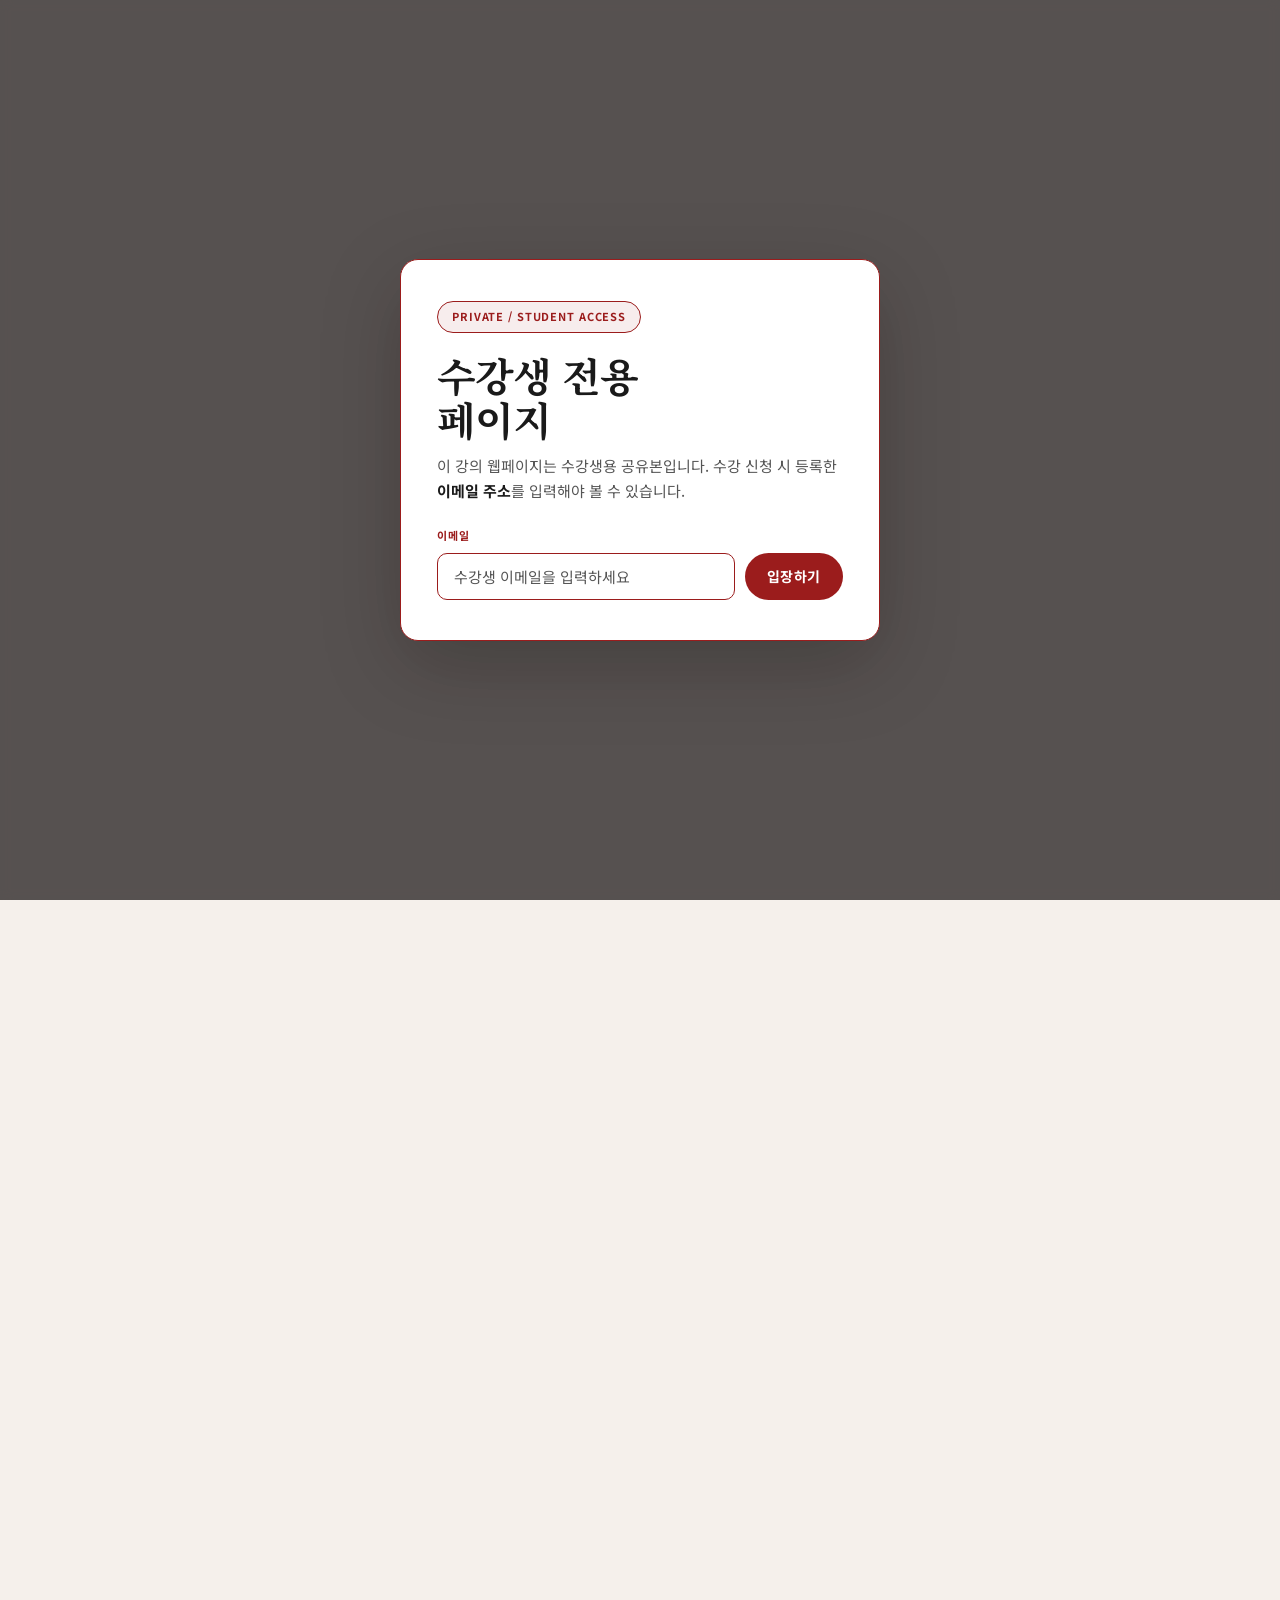
<file: Downloads/claude-code-study-page-deploy/index.html>
<!DOCTYPE html><html lang="ko"><head><meta charset="UTF-8"><meta name="viewport" content="width=device-width, initial-scale=1.0"><title>Claude Code 4주 스터디 허브</title><link rel="preconnect" href="https://fonts.googleapis.com"><link rel="preconnect" href="https://fonts.gstatic.com" crossorigin><link href="https://fonts.googleapis.com/css2?family=Noto+Sans+KR:wght@400;500;600;700&family=Noto+Serif+KR:wght@400;700&family=JetBrains+Mono:wght@400;700&display=swap" rel="stylesheet"><link rel="stylesheet" href="assets/styles.css"></head><body><div class="protected-shell" aria-hidden="true"><div class="topbar"><div class="topbar__inner"><div class="brand">GPTERS 22기 · <strong>Claude Code</strong> · Study Hub</div><nav class="nav"><a href="index.html">HOME</a><a href="week1.html">01</a><a href="week2.html">02</a><a href="week3.html">03</a><a href="week4.html">04</a><a href="https://edu22-zoom-week1.vercel.app/" target="_blank" rel="noopener noreferrer">줌 요약</a><a href="references.html">REF</a></nav></div></div><main class="wrap"><section class="hero"><div class="tag">STUDENT GUIDE / MULTI PAGE</div><h1>CLAUDE CODE<br>4주 스터디 허브</h1><p>주차별 개별 페이지 구조. 지금 주차 내용·예시·샘플·프롬프트 즉시 확인.</p></section><section class="section home-stats"><div class="stat-grid"><div class="stat-item"><div class="stat-icon">📅</div><div class="stat-value">4주 과정</div><div class="stat-label">주 1회 온라인 세션</div></div><div class="stat-item"><div class="stat-icon">🛠</div><div class="stat-value">실습 중심</div><div class="stat-label">이론보다 직접 만들기</div></div><div class="stat-item"><div class="stat-icon">🤖</div><div class="stat-value">Claude Code</div><div class="stat-label">AI 네이티브 워크플로우</div></div></div></section><section class="section card"><span class="pill">📈 학습 성과</span><h2>4주 후 달라지는 것</h2><ul class="benefit-list"><li>반복 업무를 Skill로 자동화하는 감각이 생깁니다</li><li>강의자료·대시보드를 직접 만드는 경험을 쌓습니다</li><li>Claude Code를 일상 업무에 바로 적용할 수 있습니다</li><li>작게 만들고 빠르게 발표하는 흐름에 익숙해집니다</li></ul></section><section class="card"><span class="pill">쉽게 말하면</span><h2>이 스터디는 이렇게 흘러갑니다</h2><table class="table"><thead><tr><th>주차</th><th>수업 시간에 하는 것</th><th>다음 주 전까지 해올 것</th></tr></thead><tbody><tr><td>1주차</td><td>스터디 OT + Skill 맛보기</td><td>Skill 초안 만들고 스터디글 올리기</td></tr><tr><td>2주차</td><td>1주차 발표 + 강의자료 자동화 미니 강의</td><td>자기 주제로 강의자료 자동화 시도하고 스터디글 올리기</td></tr><tr><td>3주차</td><td>2주차 발표 + 대시보드 MVP 미니 강의</td><td>대시보드 첫 화면 만들고 스터디글 올리기</td></tr><tr><td>4주차</td><td>3주차 발표 + 크롬 확장 아이디어/데모</td><td>작은 도구 시연 또는 전체 흐름 발표</td></tr></tbody></table><div class="callout info"><strong>핵심:</strong> 완성품이 아닌 <strong>작게 만들기 → 발표 → 다음 단계 연결</strong> 흐름을 익히는 스터디.</div></section><section class="section cards"><h2>주차별 페이지로 들어가기</h2><div class="page-links"><a href="week1.html"><small>WEEK 1</small>OT + Skill 입문<span class="week-desc">OT + Skill 입문 · Claude Code 첫 실습</span></a><a href="week2.html"><small>WEEK 2</small>강의자료 자동화<span class="week-desc">강의자료 자동화 · 프롬프트 설계</span></a><a href="week3.html"><small>WEEK 3</small>대시보드 MVP<span class="week-desc">심화 실습 · 나만의 워크플로우</span></a><a href="week4.html"><small>WEEK 4</small>크롬 확장 + 발표<span class="week-desc">확장 + 발표 · 크롬 익스텐션 데모</span></a></div></section><section class="section card"><span class="pill">공식문서 & 참고자료</span><h2>막힐 때 바로 보는 페이지</h2><p>공식문서·OpenClaw 가이드 핵심 정리 — 막힐 때 바로 열어보는 페이지.</p><p><a href="references.html">참고자료 페이지 열기 →</a></p></section><section class="section"><article class="card"><span class="pill">수강생용 포인트</span><h3>어떻게 읽으면 좋은가</h3><ul class="list-tight"><li>이번 주 페이지부터 먼저 읽기</li><li>예시와 샘플 결과물 먼저 보기</li><li>프롬프트를 그대로 복사해 자기 주제로 바꿔보기</li><li>마지막의 "다음 주 전까지 할 일"만 꼭 챙기기</li></ul></article></section><footer class="footer"><strong>시작:</strong> <a href="week1.html">1주차 페이지</a> → 예시·프롬프트 확인.</footer></main></div><script src="assets/access.js"></script></body></html>
</file>
<file: Downloads/claude-code-study-page-deploy/assets/styles.css>
/* ────────────────────────────────────────────────────────
   Claude Code 4주 스터디 허브 · Dashboard Design v2
   ──────────────────────────────────────────────────────── */

:root {
  /* Dashboard Color System */
  --burgundy:            #9B1C1C;
  --burgundy-dark:       #7B1414;
  --burgundy-light:      rgba(155, 28, 28, 0.08);
  --claude-orange:       #D97757;
  --claude-orange-light: rgba(217, 119, 87, 0.10);
  --bg-page:             #F5F0EB;
  --bg-card:             #FFFFFF;
  --text-primary:        #1A1A1A;
  --text-secondary:      #555555;
  --border-line:         1.5px solid var(--burgundy);

  /* Mapped aliases (backwards compat) */
  --bg:            var(--bg-page);
  --paper:         var(--bg-card);
  --ink:           var(--text-primary);
  --muted:         var(--text-secondary);
  --accent:        var(--burgundy);
  --accent-hover:  var(--burgundy-dark);
  --accent-faint:  var(--burgundy-light);
  --accent-border: rgba(155, 28, 28, 0.20);
  --border:        #EDE8E3;
  --card-border:   var(--border-line);
  --max:           900px;

  --serif: 'Noto Serif KR', Georgia, 'Times New Roman', serif;
  --sans:  'Noto Sans KR', -apple-system, BlinkMacSystemFont, sans-serif;
  --mono:  'JetBrains Mono', ui-monospace, 'Cascadia Code', monospace;
  --r:     12px;
  --sh-sm: 0 1px 4px rgba(0,0,0,.06), 0 1px 2px rgba(0,0,0,.04);
  --sh:    0 4px 16px rgba(0,0,0,.08), 0 2px 6px rgba(0,0,0,.04);
  --sh-lg: 0 8px 32px rgba(0,0,0,.12), 0 4px 10px rgba(0,0,0,.06);
  --accent-line:       2px solid var(--burgundy);
  --accent-line-thick: 4px solid var(--burgundy);
}

/* ── Reset & Base ──────────────────────────────────────── */
*, *::before, *::after { box-sizing: border-box; }
html { scroll-behavior: smooth; }

body {
  margin: 0;
  font-family: var(--sans);
  background: var(--bg-page);
  color: var(--text-primary);
  line-height: 1.75;
  -webkit-font-smoothing: antialiased;
}

a { color: var(--burgundy); text-decoration: none; }
a:hover { color: var(--burgundy-dark); text-decoration: underline; }

/* ── Typography ─────────────────────────────────────────── */
h1, h2, h3, h4, h5 {
  font-family: var(--serif);
  font-weight: 700;
  color: var(--text-primary);
  margin-top: 0;
  line-height: 1.2;
  letter-spacing: -0.02em;
}

h1 {
  font-size: clamp(2rem, 4vw, 3.5rem);
  font-weight: 800;
  line-height: 1.1;
}

h2 {
  font-size: 1.75rem;
  font-weight: 700;
}

h3 {
  font-size: 1.25rem;
  font-weight: 600;
  letter-spacing: -0.01em;
}

code {
  background: var(--burgundy-light);
  color: var(--burgundy);
  padding: 2px 6px;
  border-radius: 4px;
  font-family: var(--mono);
  font-size: 0.85em;
}

/* ── Topbar ─────────────────────────────────────────────── */
.topbar {
  position: sticky;
  top: 0;
  z-index: 20;
  background: #fff;
  border-bottom: 2px solid var(--burgundy);
}

.topbar__inner {
  max-width: var(--max);
  margin: 0 auto;
  padding: 14px 28px;
  display: flex;
  align-items: center;
  justify-content: space-between;
  gap: 16px;
  flex-wrap: wrap;
}

.brand {
  font-family: var(--serif);
  font-size: 15px;
  font-weight: 600;
  color: var(--text-primary);
  display: flex;
  align-items: center;
  gap: 8px;
  text-decoration: none;
}
.brand:hover { text-decoration: none; color: var(--text-primary); }
.brand::before {
  content: "●";
  color: var(--burgundy);
  font-size: 10px;
  line-height: 1;
}
.brand strong { color: var(--burgundy); }

.nav {
  display: flex;
  gap: 6px;
  align-items: center;
  flex-wrap: wrap;
}

/* Base: 모든 nav 링크 — 높이 36px 통일 */
.nav a {
  font-family: var(--sans);
  font-size: 13px;
  font-weight: 500;
  color: var(--text-secondary);
  height: 36px;
  padding: 0 14px;
  border-radius: 999px;
  display: inline-flex;
  align-items: center;
  text-decoration: none;
  transition: color 0.18s, background 0.18s, border-color 0.18s;
  letter-spacing: 0.01em;
  border: 1.5px solid transparent;
}

/* HOME (첫 번째) — 텍스트만, 버튼 스타일 없음 */
.nav a:first-child {
  color: var(--text-secondary);
  font-weight: 500;
  border-color: transparent;
  background: none;
  padding: 0 8px;
}
.nav a:first-child:hover {
  color: var(--burgundy);
  background: var(--burgundy-light);
  text-decoration: none;
}

/* PREV / NEXT — 테두리형 burgundy */
.nav a:not(:first-child):not(:last-child) {
  color: var(--burgundy);
  border: 1.5px solid var(--burgundy);
  font-weight: 600;
  background: transparent;
}
.nav a:not(:first-child):not(:last-child):hover {
  background: var(--burgundy-light);
  text-decoration: none;
}

/* 외부 링크(줌 요약 등) — 테두리형 orange, burgundy 오버라이드 */
.nav a[target="_blank"] {
  color: var(--claude-orange) !important;
  border-color: var(--claude-orange) !important;
}
.nav a[target="_blank"]:hover {
  background: var(--claude-orange-light) !important;
  text-decoration: none;
}

/* REF (마지막) — 채움형 orange */
.nav a:last-child {
  background: var(--claude-orange);
  color: #fff;
  font-weight: 700;
  border-color: var(--claude-orange);
}
.nav a:last-child:hover {
  background: #C4673A;
  border-color: #C4673A;
  color: #fff;
  text-decoration: none;
}

/* ── 진행률 바 ──────────────────────────────────────────── */
.topbar-progress {
  display: flex;
  gap: 3px;
  padding: 0 28px 0;
  height: 4px;
  background: #fff;
}
.tp-seg {
  flex: 1;
  height: 3px;
  border-radius: 2px;
  background: rgba(155, 28, 28, 0.15);
  transition: background 0.3s ease;
}
.tp-seg--on {
  background: var(--burgundy);
}

/* ── pill 아이콘 ─────────────────────────────────────────── */
.pill-icon {
  font-size: 11px;
  margin-right: 4px;
  vertical-align: middle;
  display: inline;
}

/* ── Sub Nav (탭 메뉴) ──────────────────────────────────── */
.subnav {
  display: flex;
  gap: 0;
  border-bottom: 1.5px solid var(--burgundy);
  padding: 0 28px;
}
.subnav a {
  font-size: 13px;
  font-weight: 600;
  color: var(--text-secondary);
  padding: 10px 16px;
  text-decoration: none;
  border-bottom: 3px solid transparent;
  margin-bottom: -1.5px;
  transition: color 0.18s, border-color 0.18s;
}
.subnav a:hover { color: var(--text-primary); text-decoration: none; }
.subnav a.active {
  color: var(--burgundy);
  border-bottom: 3px solid var(--burgundy);
}

/* ── Main Wrapper ──────────────────────────────────────── */
.wrap {
  max-width: var(--max);
  margin: 0 auto;
  padding: 32px 28px 80px;
}

/* ── Hero ───────────────────────────────────────────────── */
.hero {
  position: relative;
  overflow: hidden;
  background: var(--bg-card);
  background-image: repeating-linear-gradient(
    45deg, transparent, transparent 20px,
    rgba(155,28,28,0.03) 20px,
    rgba(155,28,28,0.03) 21px
  );
  border-radius: 16px;
  border: 2px solid var(--burgundy);
  box-shadow: var(--sh);
  padding: 48px;
  margin: 24px 0 40px;
  display: flex;
  flex-direction: column;
  justify-content: center;
  align-items: flex-start;
  min-height: 280px;
}

/* 히어로 대형 배경 숫자 */
.hero-num {
  position: absolute;
  right: 32px;
  bottom: -24px;
  font-size: 180px;
  font-weight: 900;
  font-family: var(--serif);
  color: rgba(155, 28, 28, 0.05);
  line-height: 1;
  letter-spacing: -0.05em;
  user-select: none;
  pointer-events: none;
}

.hero h1 {
  font-size: clamp(2.5rem, 5vw, 4rem);
  line-height: 1.1;
  letter-spacing: -0.03em;
  font-weight: 800;
  margin-bottom: 18px;
  color: var(--text-primary);
}

.hero p {
  font-size: 1rem;
  color: var(--text-secondary);
  margin: 0;
  max-width: 600px;
  line-height: 1.75;
}
.hero p strong { color: var(--text-primary); font-weight: 600; }

/* 히어로 메타 정보 바 */
.hero-meta {
  display: flex;
  align-items: center;
  gap: 20px;
  flex-wrap: wrap;
  margin-top: 24px;
  padding-top: 20px;
  border-top: 1.5px solid rgba(155, 28, 28, 0.15);
  font-size: 12px;
  font-weight: 600;
  color: var(--text-secondary);
  letter-spacing: 0.04em;
}
.hero-meta span {
  display: flex;
  align-items: center;
  gap: 6px;
}
.hero-meta span::before {
  content: "◆";
  color: var(--claude-orange);
  font-size: 8px;
}

/* ── Tag (히어로/섹션 레이블) ─────────────────────────── */
.tag {
  display: inline-block;
  padding: 5px 14px;
  border-radius: 999px;
  background: var(--burgundy-light);
  color: var(--burgundy);
  border: 1px solid var(--burgundy);
  font-family: var(--sans);
  font-size: 11px;
  font-weight: 700;
  letter-spacing: 0.08em;
  text-transform: uppercase;
  margin-bottom: 20px;
}

/* ── Pill (카드 레이블) ────────────────────────────────── */
.pill {
  display: inline-block;
  padding: 4px 12px;
  border-radius: 999px;
  background: var(--burgundy-light);
  border: 1.5px solid var(--accent-border);
  color: var(--burgundy);
  font-family: var(--sans);
  font-size: 10.5px;
  font-weight: 700;
  letter-spacing: 0.09em;
  text-transform: uppercase;
  margin-bottom: 14px;
}

/* ── Card ───────────────────────────────────────────────── */
.card {
  position: relative;
  overflow: hidden;
  background: var(--bg-card);
  border-radius: var(--r);
  border: 1.5px solid var(--burgundy);
  box-shadow: var(--sh-sm);
  padding: 28px 32px;
}
.card::before {
  content: '';
  position: absolute;
  top: 0;
  left: 0;
  right: 0;
  height: 3px;
  background: var(--burgundy);
  border-radius: 12px 12px 0 0;
}

/* 2열 그리드 두 번째 카드 — orange 상단 바 */
.grid .card:nth-child(2)::before {
  background: var(--claude-orange);
}
.grid .card:nth-child(2) .pill {
  background: var(--claude-orange-light);
  border-color: rgba(217, 119, 87, 0.3);
  color: var(--claude-orange);
}

.card h2 {
  font-size: 1.2rem;
  font-weight: 700;
  margin-bottom: 14px;
  line-height: 1.25;
}
.card h3 {
  font-size: 1.1rem;
  font-weight: 600;
  margin-bottom: 12px;
  line-height: 1.3;
}

.card p { margin: 0 0 10px; color: var(--text-secondary); line-height: 1.7; }
.card p:last-child { margin-bottom: 0; }
.card p strong { color: var(--text-primary); }

.card ul, .card ol {
  margin: 10px 0 0;
  padding-left: 20px;
  color: var(--text-secondary);
}
.card li + li { margin-top: 7px; }
.card li { line-height: 1.65; }

/* ── Section ────────────────────────────────────────────── */
.section { margin-top: 48px; }

/* 섹션 직속 h2 */
.section > h2 {
  font-size: 1.75rem;
  font-weight: 700;
  letter-spacing: -0.02em;
  margin-bottom: 16px;
}
.section > h3 {
  font-size: 1.25rem;
  font-weight: 600;
  margin-bottom: 12px;
}

/* ── Grid ───────────────────────────────────────────────── */
.grid {
  display: grid;
  grid-template-columns: repeat(2, minmax(0, 1fr));
  gap: 20px;
}
.grid-3 {
  display: grid;
  grid-template-columns: repeat(3, minmax(0, 1fr));
  gap: 20px;
}

/* ── Table ──────────────────────────────────────────────── */
.table {
  width: 100%;
  border-collapse: collapse;
  font-size: 14px;
  border-radius: 8px;
  overflow: hidden;
}

.table th {
  background: var(--burgundy);
  color: #fff;
  font-weight: 600;
  font-size: 12.5px;
  letter-spacing: 0.03em;
  padding: 11px 14px;
  text-align: left;
}

.table td {
  padding: 11px 14px;
  vertical-align: top;
  border-bottom: 1px solid var(--border);
  line-height: 1.65;
  color: var(--text-primary);
}
.table tr:last-child td { border-bottom: none; }
.table tr:hover td { background: #FAF7F4; }

.table a { color: var(--burgundy); font-weight: 500; text-decoration: none; }
.table a:hover { color: var(--burgundy-dark); text-decoration: underline; }
.table td code { background: var(--burgundy-light); color: var(--burgundy); }

/* ── Code block ─────────────────────────────────────────── */
.code {
  position: relative;
  background: #1A1A1A;
  color: #E4E4E7;
  border-radius: 8px;
  border-left: 3px solid var(--claude-orange);
  padding: 18px 20px;
  font-family: var(--mono);
  font-size: 12.5px;
  line-height: 1.65;
  white-space: pre-wrap;
  overflow-x: auto;
  margin-top: 12px;
}

.copy-btn {
  position: absolute;
  top: 8px;
  right: 8px;
  background: rgba(217, 119, 87, 0.18);
  color: var(--claude-orange);
  font-size: 12px;
  font-family: var(--sans);
  border: 1px solid rgba(217, 119, 87, 0.4);
  border-radius: 6px;
  padding: 4px 10px;
  cursor: pointer;
  line-height: 1;
  transition: background 0.15s;
}
.copy-btn:hover { background: rgba(217, 119, 87, 0.32); }

/* ── Callout ────────────────────────────────────────────── */
.callout {
  border-radius: 8px;
  padding: 14px 18px;
  margin-top: 16px;
  font-size: 14px;
  font-weight: 500;
  line-height: 1.65;
}
.callout strong { font-weight: 700; }

.callout.info {
  background: var(--burgundy-light);
  border-left: 4px solid var(--burgundy);
  border-radius: 0 8px 8px 0;
  padding-left: 16px;
  color: var(--text-primary);
}
.callout.note {
  background: #F9F7F4;
  border-left: 3px solid #CCC5BE;
  color: var(--text-primary);
}
.callout.warn {
  background: #FEF2F2;
  border-left: 3px solid #FCA5A5;
  color: #991B1B;
}

/* ── Page links (주차 카드) ─────────────────────────────── */
.cards a { text-decoration: none; display: block; }

.page-links {
  display: grid;
  grid-template-columns: repeat(4, minmax(0, 1fr));
  gap: 16px;
}

.page-links a {
  display: block;
  text-decoration: none;
  background: var(--bg-card);
  border-radius: var(--r);
  box-shadow: var(--sh-sm);
  padding: 22px 20px;
  font-family: var(--serif);
  font-weight: 700;
  font-size: 16px;
  color: var(--text-primary);
  border: 1.5px solid var(--burgundy);
  transition: transform 0.2s, box-shadow 0.2s, border-color 0.2s, color 0.2s;
}
.page-links a:hover {
  transform: translateY(-3px);
  box-shadow: var(--sh-lg);
  border-color: var(--burgundy-dark);
  color: var(--burgundy);
  text-decoration: none;
}
.page-links a small {
  display: block;
  font-family: var(--sans);
  font-size: 10px;
  font-weight: 700;
  letter-spacing: 0.12em;
  text-transform: uppercase;
  color: var(--claude-orange);
  margin-bottom: 8px;
}

/* ── 홈 Stat Grid ───────────────────────────────────────── */
.stat-grid {
  display: grid;
  grid-template-columns: repeat(3, 1fr);
  border: 1.5px solid var(--burgundy);
  border-radius: 12px;
  overflow: hidden;
  background: var(--bg-card);
}
.stat-item {
  padding: 32px 24px;
  text-align: center;
}
.stat-item + .stat-item {
  border-left: 1.5px solid rgba(155, 28, 28, 0.18);
}
.stat-icon {
  font-size: 22px;
  margin-bottom: 10px;
  line-height: 1;
}
.stat-value {
  font-family: var(--serif);
  font-size: 1.75rem;
  font-weight: 700;
  color: var(--burgundy);
  line-height: 1.1;
  margin-bottom: 6px;
}
.stat-label {
  font-size: 0.85rem;
  color: var(--text-secondary);
  line-height: 1.5;
}

/* ── 홈 Benefit List ────────────────────────────────────── */
.benefit-list {
  list-style: none;
  padding: 0;
  margin: 0;
}
.benefit-list li {
  position: relative;
  padding: 11px 0 11px 28px;
  color: var(--text-primary);
  line-height: 1.65;
  border-bottom: 1px solid rgba(155, 28, 28, 0.08);
}
.benefit-list li:last-child {
  border-bottom: none;
}
.benefit-list li::before {
  content: '✓';
  position: absolute;
  left: 0;
  top: 11px;
  color: var(--claude-orange);
  font-weight: 700;
  font-size: 14px;
}

/* ── 주차 카드 한 줄 설명 ─────────────────────────────── */
.page-links a .week-desc {
  display: block;
  font-family: var(--sans);
  font-size: 11px;
  font-weight: 400;
  color: var(--text-secondary);
  margin-top: 6px;
  line-height: 1.45;
}
.page-links a:hover .week-desc {
  color: var(--burgundy);
}

/* ── Footer ─────────────────────────────────────────────── */
.footer {
  margin-top: 40px;
  background: var(--bg-card);
  border-radius: var(--r);
  border: 1.5px solid var(--burgundy);
  box-shadow: var(--sh-sm);
  padding: 22px 28px;
  font-size: 14px;
  color: var(--text-secondary);
  line-height: 1.65;
}
.footer strong { color: var(--text-primary); font-weight: 700; }
.footer a { color: var(--burgundy); font-weight: 600; text-decoration: none; }
.footer a:hover { color: var(--burgundy-dark); text-decoration: underline; }

/* ── Access Gate ─────────────────────────────────────────── */
.access-gate {
  position: fixed;
  inset: 0;
  background: rgba(26, 20, 20, 0.72);
  backdrop-filter: blur(6px);
  -webkit-backdrop-filter: blur(6px);
  display: flex;
  align-items: center;
  justify-content: center;
  padding: 24px;
  z-index: 9999;
}
.access-gate[hidden] { display: none; }

.access-card {
  width: min(480px, 100%);
  background: var(--bg-card);
  border-radius: 18px;
  border: 1.5px solid var(--burgundy);
  box-shadow: 0 24px 80px rgba(0, 0, 0, 0.22);
  padding: 40px 36px;
}

.access-card h2 {
  font-size: clamp(26px, 4vw, 40px);
  line-height: 1.1;
  letter-spacing: -0.025em;
  margin-bottom: 12px;
}

.access-card p { color: var(--text-secondary); font-size: 15px; margin: 0 0 8px; line-height: 1.7; }
.access-card p strong { color: var(--text-primary); }

.access-card__label {
  display: block;
  font-family: var(--sans);
  font-size: 11px;
  font-weight: 700;
  letter-spacing: 0.1em;
  text-transform: uppercase;
  color: var(--burgundy);
  margin: 22px 0 8px;
}

.access-card__row { display: flex; gap: 10px; flex-wrap: wrap; }

.access-card input {
  flex: 1 1 200px;
  min-width: 0;
  border: 1.5px solid var(--border);
  border-radius: 10px;
  padding: 12px 16px;
  font-size: 15px;
  font-family: var(--sans);
  background: var(--bg-page);
  color: var(--text-primary);
  transition: border-color 0.18s;
}
.access-card input:focus {
  outline: none;
  border-color: var(--burgundy);
  background: #fff;
}
.access-card input::placeholder { color: var(--text-secondary); }

.access-card button {
  border: none;
  border-radius: 999px;
  background: var(--burgundy);
  color: #fff;
  padding: 12px 22px;
  font-size: 14px;
  font-weight: 700;
  font-family: var(--sans);
  letter-spacing: 0.04em;
  cursor: pointer;
  transition: background 0.18s;
  white-space: nowrap;
}
.access-card button:hover { background: var(--burgundy-dark); }

.access-card__hint { margin-top: 12px; font-size: 13px; color: var(--text-secondary); line-height: 1.65; }
.access-card__error { margin-top: 10px; font-size: 13px; color: var(--burgundy); font-weight: 600; }

/* ── Divider ────────────────────────────────────────────── */
hr {
  border: none;
  border-top: 1.5px solid rgba(155, 28, 28, 0.2);
  margin: 28px 0;
}
.divider {
  width: 48px;
  height: 3px;
  background: var(--claude-orange);
  border: none;
  border-radius: 2px;
  margin: 28px 0;
}

/* ── Utilities ──────────────────────────────────────────── */
.muted { color: var(--text-secondary); font-size: 13px; }
.list-tight li + li { margin-top: 4px; }
.protected-shell[aria-hidden='true'] { visibility: hidden; }

/* ── Responsive ─────────────────────────────────────────── */
@media (max-width: 980px) {
  .grid, .grid-3, .page-links, .stat-grid { grid-template-columns: 1fr; }
  .stat-item + .stat-item { border-left: none; border-top: 1.5px solid rgba(155, 28, 28, 0.18); }
  .hero { padding: 36px 28px; }
  .hero p { font-size: 1rem; }
  .topbar__inner { padding: 12px 20px; }
  .wrap { padding: 24px 20px 64px; }
}

@media (max-width: 600px) {
  .hero { padding: 28px 20px; margin: 16px 0 24px; }
  .card { padding: 22px 20px; }
  .wrap { padding: 16px 16px 56px; }
  .topbar__inner { padding: 10px 16px; }
  .access-card { padding: 28px 22px; }
  .nav a { padding: 5px 10px; font-size: 12px; }
  .nav a:last-child { padding: 6px 14px; }
}
</file>
